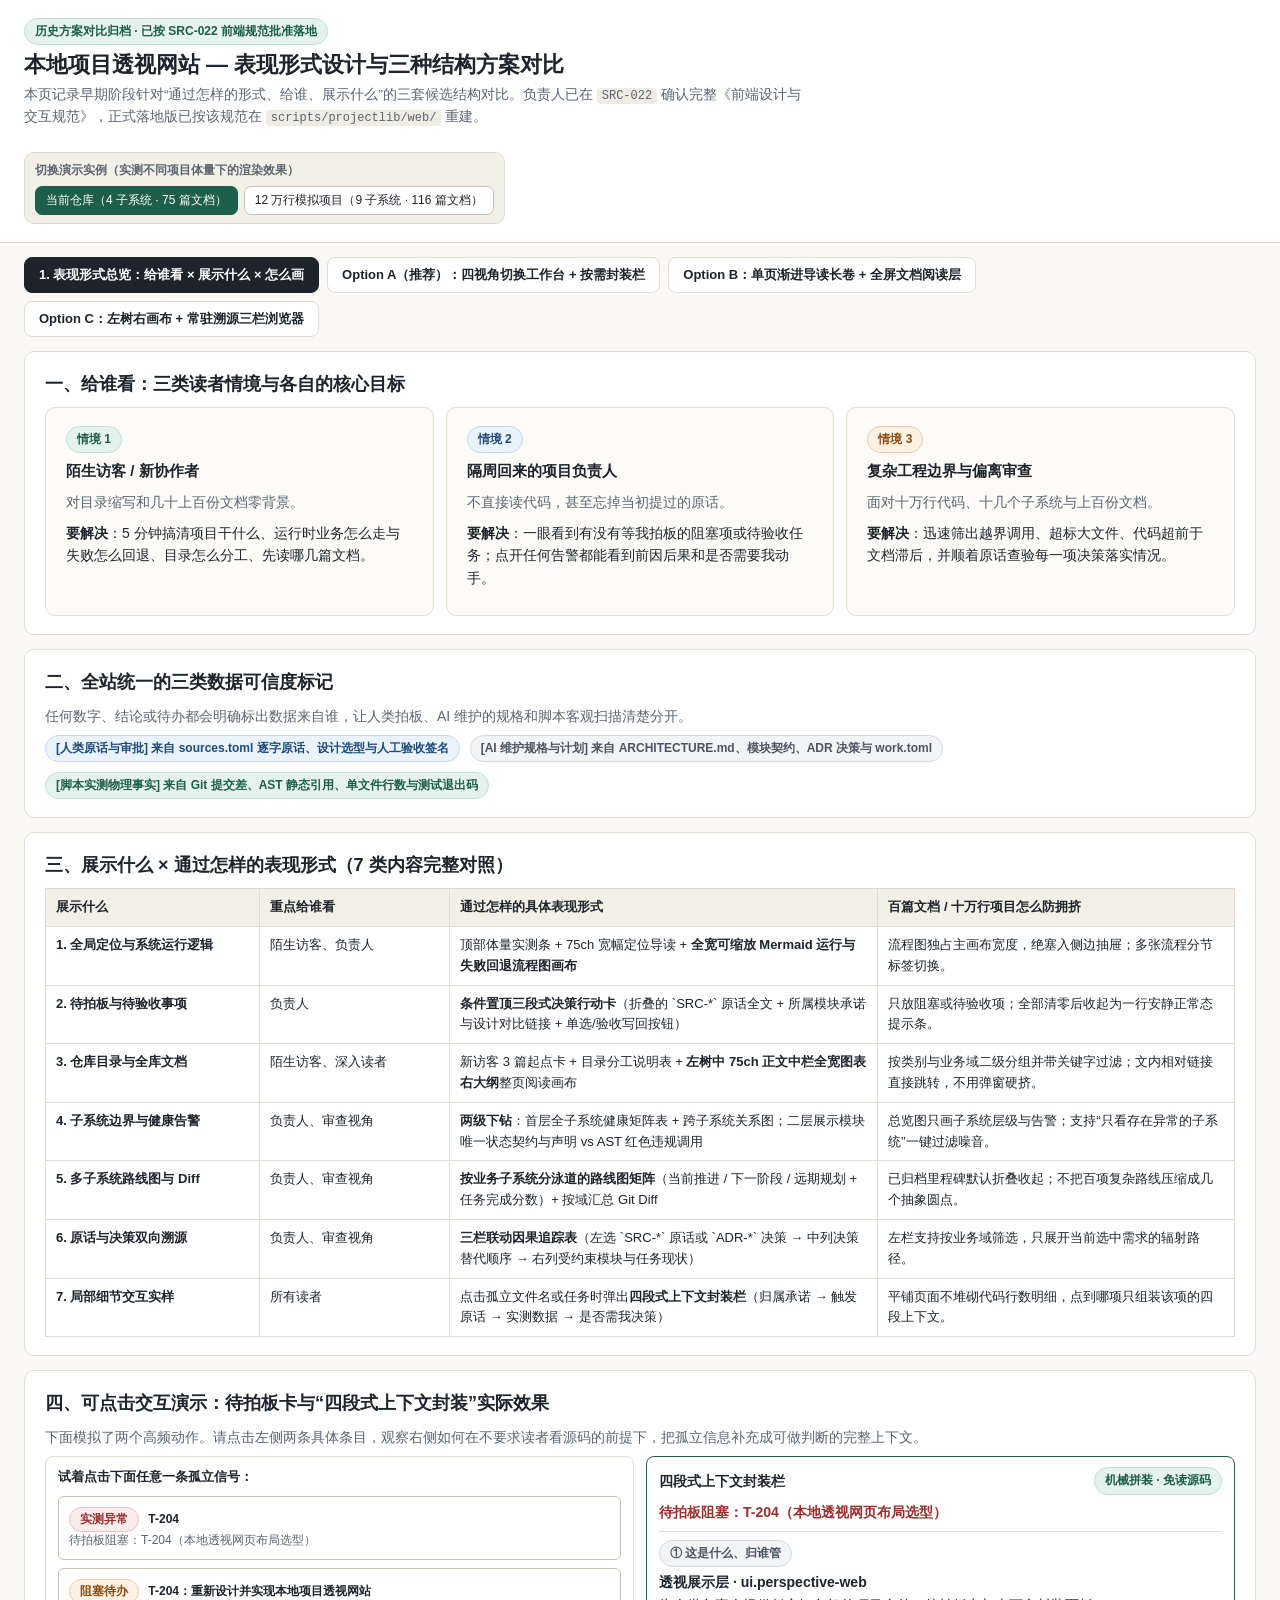
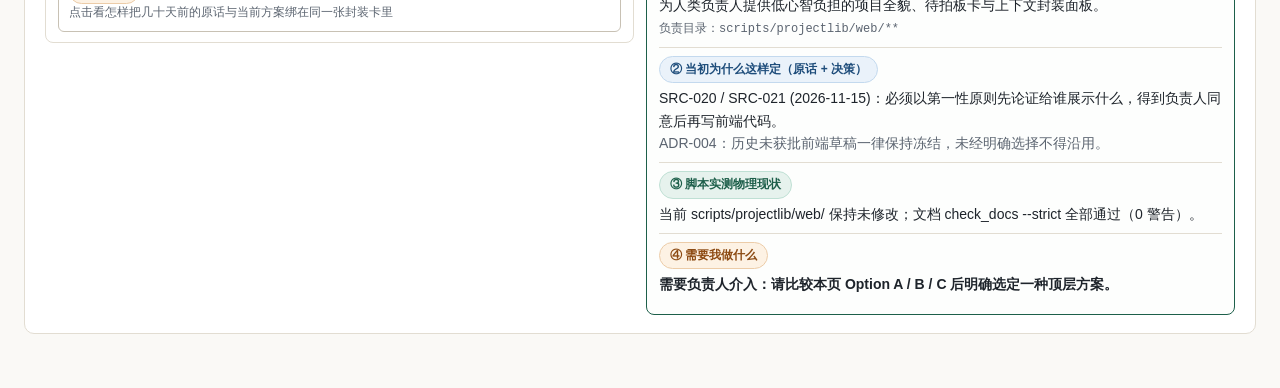
<file: docs/design/frontend-design-options.html>
<!DOCTYPE html>
<html lang="zh-CN">
<head>
<meta charset="utf-8">
<meta name="viewport" content="width=device-width, initial-scale=1">
<title>本地项目透视网站 — 表现形式设计与三种空间方案对比 (T-204)</title>
<style>
  :root {
    --bg: #faf9f6;
    --surface: #ffffff;
    --surface-sub: #f3f0e8;
    --ink: #1e242b;
    --muted: #5b6470;
    --line: #e2ddd2;
    --line-strong: #c8c1b4;
    --accent: #1d5f4a;
    --accent-soft: #e6f2ed;
    --warn: #8c4a12;
    --warn-soft: #fdf2e4;
    --bad: #992f2f;
    --bad-soft: #fbecec;
    --human: #1e4d7b;
    --human-soft: #eaf2fa;
    --ai: #4b5563;
    --ai-soft: #f3f4f6;
    --fact: #1d5f4a;
    --fact-soft: #e6f2ed;
    --radius: 10px;
    --font-sans: -apple-system, BlinkMacSystemFont, "PingFang SC", "Noto Sans SC", "Segoe UI", sans-serif;
    --font-mono: ui-monospace, SFMono-Regular, Menlo, Monaco, monospace;
  }
  * { box-sizing: border-box; }
  body {
    margin: 0;
    background: var(--bg);
    color: var(--ink);
    font-family: var(--font-sans);
    line-height: 1.6;
    font-size: 14px;
  }
  header {
    background: var(--surface);
    border-bottom: 1px solid var(--line);
    padding: 18px 24px;
  }
  .wrap { max-width: 1280px; margin: 0 auto; }
  .header-row {
    display: flex;
    justify-content: space-between;
    align-items: flex-start;
    gap: 16px;
    flex-wrap: wrap;
  }
  .badge {
    display: inline-flex;
    align-items: center;
    padding: 3px 10px;
    border-radius: 999px;
    font-size: 12px;
    font-weight: 600;
  }
  .badge-warn { background: var(--warn-soft); color: var(--warn); border: 1px solid #eccca8; }
  .badge-bad { background: var(--bad-soft); color: var(--bad); border: 1px solid #ecc2c2; }
  .badge-human { background: var(--human-soft); color: var(--human); border: 1px solid #c3d9ee; }
  .badge-ai { background: var(--ai-soft); color: var(--ai); border: 1px solid #d5d9df; }
  .badge-fact { background: var(--fact-soft); color: var(--fact); border: 1px solid #bfe0d4; }
  h1 { margin: 6px 0 4px; font-size: 22px; line-height: 1.3; }
  h2 { margin: 0 0 8px; font-size: 18px; }
  h3 { margin: 0 0 8px; font-size: 15px; }
  h4 { margin: 0 0 6px; font-size: 13px; }
  p { margin: 0 0 8px; }
  .lead { color: var(--muted); max-width: 780px; font-size: 13.5px; }
  .muted { color: var(--muted); }
  .mono { font-family: var(--font-mono); font-size: 12px; }
  code { font-family: var(--font-mono); background: #efece3; padding: 1px 5px; border-radius: 4px; font-size: 12px; }

  .dataset-switch {
    background: var(--surface-sub);
    border: 1px solid var(--line);
    border-radius: 10px;
    padding: 8px 10px;
    display: flex;
    flex-direction: column;
    gap: 6px;
    min-width: 310px;
  }
  .dataset-btns { display: flex; gap: 6px; flex-wrap: wrap; }
  .btn-pill {
    border: 1px solid var(--line-strong);
    background: var(--surface);
    color: var(--ink);
    border-radius: 7px;
    padding: 5px 10px;
    font-size: 12px;
    cursor: pointer;
    font-weight: 500;
  }
  .btn-pill.active { background: var(--accent); color: #fff; border-color: var(--accent); }
  .btn-small {
    border: 1px solid var(--line-strong);
    background: var(--surface);
    color: var(--ink);
    border-radius: 6px;
    padding: 4px 9px;
    font-size: 12px;
    cursor: pointer;
  }
  .btn-small:hover { border-color: var(--accent); color: var(--accent); }
  .btn-primary {
    border: 1px solid var(--accent);
    background: var(--accent);
    color: #fff;
    border-radius: 6px;
    padding: 5px 12px;
    font-size: 12px;
    cursor: pointer;
    font-weight: 600;
  }

  .tabs {
    max-width: 1280px;
    margin: 14px auto 0;
    padding: 0 24px;
    display: flex;
    gap: 8px;
    flex-wrap: wrap;
  }
  .tab {
    border: 1px solid var(--line);
    background: var(--surface);
    color: var(--ink);
    border-radius: 8px;
    padding: 8px 14px;
    font-size: 13px;
    font-weight: 600;
    cursor: pointer;
  }
  .tab.active { background: var(--ink); color: #fff; border-color: var(--ink); }

  main { max-width: 1280px; margin: 14px auto 56px; padding: 0 24px; }
  .panel { display: none; }
  .panel.active { display: block; }

  .card {
    background: var(--surface);
    border: 1px solid var(--line);
    border-radius: var(--radius);
    padding: 18px 20px;
    margin-bottom: 14px;
  }
  .grid-2 { display: grid; grid-template-columns: repeat(auto-fit, minmax(320px, 1fr)); gap: 12px; }
  .grid-3 { display: grid; grid-template-columns: repeat(auto-fit, minmax(260px, 1fr)); gap: 12px; }

  table.spec-table {
    width: 100%;
    border-collapse: collapse;
    font-size: 13px;
  }
  table.spec-table th, table.spec-table td {
    border: 1px solid var(--line);
    padding: 8px 10px;
    text-align: left;
    vertical-align: top;
  }
  table.spec-table th {
    background: var(--surface-sub);
    font-weight: 600;
  }
  table.spec-table tr.row-warn td { background: #fff9f2; }
  table.spec-table tr.clickable:hover td { background: #f2f7f5; cursor: pointer; }

  .wireframe {
    border: 1px solid var(--line-strong);
    border-radius: 10px;
    background: #fcfbf8;
    padding: 12px;
    margin-top: 10px;
    position: relative;
  }
  .wf-bar {
    display: flex;
    justify-content: space-between;
    align-items: center;
    gap: 10px;
    flex-wrap: wrap;
    padding-bottom: 10px;
    margin-bottom: 12px;
    border-bottom: 1px solid var(--line);
  }
  .subtabs { display: flex; gap: 6px; flex-wrap: wrap; }
  .subtab {
    border: 1px solid var(--line);
    background: var(--surface);
    border-radius: 7px;
    padding: 6px 11px;
    font-size: 12.5px;
    font-weight: 600;
    cursor: pointer;
  }
  .subtab.active { background: var(--accent-soft); color: var(--accent); border-color: #9ecbb9; }

  .metric-strip {
    display: flex;
    gap: 10px;
    flex-wrap: wrap;
    background: var(--surface);
    border: 1px solid var(--line);
    border-radius: 8px;
    padding: 8px 12px;
    margin-bottom: 12px;
    font-size: 12.5px;
  }
  .metric-item { display: flex; align-items: center; gap: 6px; padding-right: 10px; border-right: 1px solid var(--line); }
  .metric-item:last-child { border-right: none; }

  .action-card {
    border: 1px solid #e6c69c;
    background: #fffaf3;
    border-radius: 8px;
    padding: 12px 14px;
    margin-bottom: 12px;
  }
  .action-card details {
    background: var(--surface);
    border: 1px solid var(--line);
    border-radius: 6px;
    padding: 6px 10px;
    margin: 8px 0;
  }
  .action-card summary { cursor: pointer; font-weight: 600; font-size: 12.5px; color: var(--human); }

  .workbench-wrap { display: flex; gap: 14px; align-items: flex-start; }
  .workbench-main { flex: 1; min-width: 0; }
  .context-sheet {
    width: 350px;
    flex-shrink: 0;
    background: var(--surface);
    border: 1px solid var(--accent);
    border-radius: 8px;
    padding: 12px;
    display: none;
  }
  .context-sheet.open { display: block; }
  .ctx-block {
    border-top: 1px solid var(--line);
    padding-top: 8px;
    margin-top: 8px;
  }
  .ctx-block:first-of-type { border-top: none; padding-top: 0; margin-top: 4px; }

  .doc-grid {
    display: grid;
    grid-template-columns: 230px minmax(0, 1fr) 210px;
    gap: 12px;
    align-items: start;
  }
  .doc-tree, .doc-prose, .doc-toc {
    background: var(--surface);
    border: 1px solid var(--line);
    border-radius: 8px;
    padding: 10px 12px;
  }
  .doc-prose { max-width: 75ch; }
  .tree-item {
    display: block;
    width: 100%;
    text-align: left;
    border: none;
    background: transparent;
    padding: 5px 7px;
    border-radius: 5px;
    font-size: 12.5px;
    cursor: pointer;
    color: var(--ink);
  }
  .tree-item:hover { background: var(--surface-sub); }
  .tree-item.active { background: var(--accent-soft); color: var(--accent); font-weight: 600; }

  .swimlane-row {
    display: grid;
    grid-template-columns: 165px repeat(3, minmax(150px, 1fr));
    gap: 8px;
    padding: 8px 0;
    border-bottom: 1px solid var(--line);
    align-items: start;
  }
  .ms-chip {
    background: var(--surface);
    border: 1px solid var(--line);
    border-radius: 6px;
    padding: 7px 9px;
    font-size: 12px;
    margin-bottom: 6px;
    cursor: pointer;
  }
  .ms-chip.blocked { border-color: #d99b9b; background: var(--bad-soft); }

  .opt-b-shell {
    display: grid;
    grid-template-columns: 195px minmax(0, 1fr);
    gap: 14px;
    align-items: start;
  }
  .opt-b-nav {
    position: sticky;
    top: 12px;
    background: var(--surface);
    border: 1px solid var(--line);
    border-radius: 8px;
    padding: 10px;
  }
  .opt-c-shell {
    display: grid;
    grid-template-columns: 225px minmax(0, 1fr) 310px;
    gap: 12px;
    align-items: start;
  }
  .pane-box {
    background: var(--surface);
    border: 1px solid var(--line);
    border-radius: 8px;
    padding: 10px 12px;
    min-width: 0;
  }

  .fullscreen-reader {
    position: fixed;
    inset: 20px;
    background: var(--surface);
    border: 1px solid var(--line-strong);
    border-radius: 12px;
    box-shadow: 0 20px 60px rgba(0, 0, 0, 0.22);
    z-index: 40;
    padding: 18px 22px;
    overflow: auto;
    display: none;
  }
  .fullscreen-reader.open { display: block; }

  .tradeoff { display: grid; grid-template-columns: repeat(auto-fit, minmax(260px, 1fr)); gap: 10px; margin-top: 12px; }
  .box-good { background: var(--accent-soft); border: 1px solid #bfe0d4; border-radius: 8px; padding: 10px 12px; }
  .box-warn { background: var(--warn-soft); border: 1px solid #eccca8; border-radius: 8px; padding: 10px 12px; }

  .svg-frame {
    background: var(--surface);
    border: 1px solid var(--line);
    border-radius: 8px;
    padding: 10px;
    overflow-x: auto;
  }
  @media (max-width: 980px) {
    .doc-grid, .opt-b-shell, .opt-c-shell, .workbench-wrap { grid-template-columns: 1fr; flex-direction: column; }
    .context-sheet { width: 100%; }
    .swimlane-row { grid-template-columns: 1fr; }
  }
</style>
</head>
<body>
<header>
  <div class="wrap header-row">
    <div>
      <span class="badge badge-fact">历史方案对比归档 · 已按 SRC-022 前端规范批准落地</span>
      <h1>本地项目透视网站 — 表现形式设计与三种结构方案对比</h1>
      <p class="lead">本页记录早期阶段针对“通过怎样的形式、给谁、展示什么”的三套候选结构对比。负责人已在 <code>SRC-022</code> 确认完整《前端设计与交互规范》，正式落地版已按该规范在 <code>scripts/projectlib/web/</code> 重建。</p>
    </div>
    <div class="dataset-switch">
      <div class="muted" style="font-size: 12px; font-weight: 600;">切换演示实例（实测不同项目体量下的渲染效果）</div>
      <div class="dataset-btns">
        <button class="btn-pill active" data-ds="small">当前仓库（4 子系统 · 75 篇文档）</button>
        <button class="btn-pill" data-ds="large">12 万行模拟项目（9 子系统 · 116 篇文档）</button>
      </div>
    </div>
  </div>
</header>

<div class="tabs">
  <button class="tab active" data-tab="manifest">1. 表现形式总览：给谁看 × 展示什么 × 怎么画</button>
  <button class="tab" data-tab="opt-a">Option A（推荐）：四视角切换工作台 + 按需封装栏</button>
  <button class="tab" data-tab="opt-b">Option B：单页渐进导读长卷 + 全屏文档阅读层</button>
  <button class="tab" data-tab="opt-c">Option C：左树右画布 + 常驻溯源三栏浏览器</button>
</div>

<main>
  <!-- Tab 1: Reader x Content x Form Manifest -->
  <section id="panel-manifest" class="panel active">
    <div class="card">
      <h2>一、给谁看：三类读者情境与各自的核心目标</h2>
      <div class="grid-3">
        <div class="card" style="margin: 0; background: #fcfbf8;">
          <span class="badge badge-fact">情境 1</span>
          <h3 style="margin-top: 6px;">陌生访客 / 新协作者</h3>
          <p class="muted">对目录缩写和几十上百份文档零背景。</p>
          <p><strong>要解决</strong>：5 分钟搞清项目干什么、运行时业务怎么走与失败怎么回退、目录怎么分工、先读哪几篇文档。</p>
        </div>
        <div class="card" style="margin: 0; background: #fcfbf8;">
          <span class="badge badge-human">情境 2</span>
          <h3 style="margin-top: 6px;">隔周回来的项目负责人</h3>
          <p class="muted">不直接读代码，甚至忘掉当初提过的原话。</p>
          <p><strong>要解决</strong>：一眼看到有没有等我拍板的阻塞项或待验收任务；点开任何告警都能看到前因后果和是否需要我动手。</p>
        </div>
        <div class="card" style="margin: 0; background: #fcfbf8;">
          <span class="badge badge-warn">情境 3</span>
          <h3 style="margin-top: 6px;">复杂工程边界与偏离审查</h3>
          <p class="muted">面对十万行代码、十几个子系统与上百份文档。</p>
          <p><strong>要解决</strong>：迅速筛出越界调用、超标大文件、代码超前于文档滞后，并顺着原话查验每一项决策落实情况。</p>
        </div>
      </div>
    </div>

    <div class="card">
      <h2>二、全站统一的三类数据可信度标记</h2>
      <p class="muted">任何数字、结论或待办都会明确标出数据来自谁，让人类拍板、AI 维护的规格和脚本客观扫描清楚分开。</p>
      <div style="display: flex; gap: 10px; flex-wrap: wrap;">
        <span class="badge badge-human">[人类原话与审批] 来自 sources.toml 逐字原话、设计选型与人工验收签名</span>
        <span class="badge badge-ai">[AI 维护规格与计划] 来自 ARCHITECTURE.md、模块契约、ADR 决策与 work.toml</span>
        <span class="badge badge-fact">[脚本实测物理事实] 来自 Git 提交差、AST 静态引用、单文件行数与测试退出码</span>
      </div>
    </div>

    <div class="card">
      <h2>三、展示什么 × 通过怎样的表现形式（7 类内容完整对照）</h2>
      <table class="spec-table">
        <thead>
          <tr>
            <th style="width: 18%;">展示什么</th>
            <th style="width: 16%;">重点给谁看</th>
            <th style="width: 36%;">通过怎样的具体表现形式</th>
            <th style="width: 30%;">百篇文档 / 十万行项目怎么防拥挤</th>
          </tr>
        </thead>
        <tbody>
          <tr>
            <td><strong>1. 全局定位与系统运行逻辑</strong></td>
            <td>陌生访客、负责人</td>
            <td>顶部体量实测条 + 75ch 宽幅定位导读 + <strong>全宽可缩放 Mermaid 运行与失败回退流程图画布</strong></td>
            <td>流程图独占主画布宽度，绝塞入侧边抽屉；多张流程分节标签切换。</td>
          </tr>
          <tr>
            <td><strong>2. 待拍板与待验收事项</strong></td>
            <td>负责人</td>
            <td><strong>条件置顶三段式决策行动卡</strong>（折叠的 `SRC-*` 原话全文 + 所属模块承诺与设计对比链接 + 单选/验收写回按钮）</td>
            <td>只放阻塞或待验收项；全部清零后收起为一行安静正常态提示条。</td>
          </tr>
          <tr>
            <td><strong>3. 仓库目录与全库文档</strong></td>
            <td>陌生访客、深入读者</td>
            <td>新访客 3 篇起点卡 + 目录分工说明表 + <strong>左树中 75ch 正文中栏全宽图表右大纲</strong>整页阅读画布</td>
            <td>按类别与业务域二级分组并带关键字过滤；文内相对链接直接跳转，不用弹窗硬挤。</td>
          </tr>
          <tr>
            <td><strong>4. 子系统边界与健康告警</strong></td>
            <td>负责人、审查视角</td>
            <td><strong>两级下钻</strong>：首层全子系统健康矩阵表 + 跨子系统关系图；二层展示模块唯一状态契约与声明 vs AST 红色违规调用</td>
            <td>总览图只画子系统层级与告警；支持“只看存在异常的子系统”一键过滤噪音。</td>
          </tr>
          <tr>
            <td><strong>5. 多子系统路线图与 Diff</strong></td>
            <td>负责人、审查视角</td>
            <td><strong>按业务子系统分泳道的路线图矩阵</strong>（当前推进 / 下一阶段 / 远期规划 + 任务完成分数）+ 按域汇总 Git Diff</td>
            <td>已归档里程碑默认折叠收起；不把百项复杂路线压缩成几个抽象圆点。</td>
          </tr>
          <tr>
            <td><strong>6. 原话与决策双向溯源</strong></td>
            <td>负责人、审查视角</td>
            <td><strong>三栏联动因果追踪表</strong>（左选 `SRC-*` 原话或 `ADR-*` 决策 → 中列决策替代顺序 → 右列受约束模块与任务现状）</td>
            <td>左栏支持按业务域筛选，只展开当前选中需求的辐射路径。</td>
          </tr>
          <tr>
            <td><strong>7. 局部细节交互实样</strong></td>
            <td>所有读者</td>
            <td>点击孤立文件名或任务时弹出<strong>四段式上下文封装栏</strong>（归属承诺 → 触发原话 → 实测数据 → 是否需我决策）</td>
            <td>平铺页面不堆砌代码行数明细，点到哪项只组装该项的四段上下文。</td>
          </tr>
        </tbody>
      </table>
    </div>

    <div class="card">
      <h2>四、可点击交互演示：待拍板卡与“四段式上下文封装”实际效果</h2>
      <p class="muted">下面模拟了两个高频动作。请点击左侧两条具体条目，观察右侧如何在不要求读者看源码的前提下，把孤立信息补充成可做判断的完整上下文。</p>
      <div class="grid-2">
        <div id="demo-triggers"></div>
        <div id="demo-context-preview" class="pane-box" style="border-color: var(--accent); background: #fdfefd;"></div>
      </div>
    </div>
  </section>

  <!-- Option A -->
  <section id="panel-opt-a" class="panel">
    <div class="card">
      <div style="display:flex; justify-content:space-between; align-items:center; flex-wrap:wrap; gap:10px;">
        <div>
          <h2>Option A（推荐）：四视角切换工作台 + 宽幅画布 + 按需上下文封装栏</h2>
          <p class="muted">首页按读者当前目的分为 4 个宽幅工作视角；右侧上下文封装栏平时隐藏，点中任何文件、告警或待办才滑出，确保长文阅读与架构图宽度不被长期挤压。</p>
        </div>
        <button class="btn-small" id="opt-a-toggle-ctx">开关右侧上下文封装栏演示</button>
      </div>
      <div class="wireframe">
        <div class="wf-bar">
          <div class="subtabs" id="opt-a-views">
            <button class="subtab active" data-view="guide">① 项目导览（首次上手与待办）</button>
            <button class="subtab" data-view="progress">② 进展与需求溯源</button>
            <button class="subtab" data-view="arch">③ 架构边界与健康度</button>
            <button class="subtab" data-view="docs">④ 目录与全库文档阅读</button>
          </div>
          <span class="mono muted" id="opt-a-status-badge"></span>
        </div>
        <div class="workbench-wrap">
          <div class="workbench-main" id="opt-a-canvas"></div>
          <aside class="context-sheet" id="opt-a-sheet"></aside>
        </div>
      </div>
      <div class="tradeoff">
        <div class="box-good"><strong>适合偏好：</strong>重视全宽读图与长文阅读质感，同时需要一秒直达待拍板事项、百篇文档或异常子系统。</div>
        <div class="box-warn"><strong>实际代价：</strong>查看项目概况和深度查阅全库文档之间需要点击顶部切换一次视角。</div>
      </div>
    </div>
  </section>

  <!-- Option B -->
  <section id="panel-opt-b" class="panel">
    <div class="card">
      <h2>Option B：单页渐进导读长卷 + 独立整页文档阅读层</h2>
      <p class="muted">打开就是一张由浅入深的连续报告：左侧目录固定随滚定位，顺着看遍全局定位、运行时流程图、待办、子系统边界、泳道路线图与需求溯源；点开任何文档卡则开启全屏整页阅读层，关掉即退回原地。</p>
      <div class="wireframe">
        <div class="opt-b-shell">
          <nav class="opt-b-nav">
            <h4>阅读章节大纲</h4>
            <button class="tree-item active" data-jump="b-sec-1">1. 全局概览与待拍板</button>
            <button class="tree-item" data-jump="b-sec-2">2. 系统运行逻辑流程图</button>
            <button class="tree-item" data-jump="b-sec-3">3. 子系统边界与异常筛选</button>
            <button class="tree-item" data-jump="b-sec-4">4. 泳道路线图与原话溯源</button>
            <button class="tree-item" data-jump="b-sec-5">5. 目录分工与文档书架</button>
            <div style="margin-top:10px; border-top:1px solid var(--line); padding-top:8px;">
              <button class="btn-small" id="opt-b-open-ctx" style="width:100%;">预览告警上下文栏</button>
            </div>
          </nav>
          <div id="opt-b-body" style="display:flex; flex-direction:column; gap:12px;"></div>
        </div>
      </div>
      <div class="tradeoff">
        <div class="box-good"><strong>适合偏好：</strong>希望陌生人一打开网页不用找标签、从头到尾像读一本清晰说明书那样连续了解全项目。</div>
        <div class="box-warn"><strong>实际代价：</strong>当复杂项目突破 10 个子系统时页面纵深会变长，需要常点左侧大纲跳转；看详尽文件上下文时要拉出独立浮层。</div>
      </div>
    </div>
  </section>

  <!-- Option C -->
  <section id="panel-opt-c" class="panel">
    <div class="card">
      <h2>Option C：左树右画布 + 常驻上下文溯源三栏浏览器</h2>
      <p class="muted">桌面端展开三栏工作台：左侧收拢所有概览、待办、子系统、百份文档和原始需求；中间主画布随点击切换为图表或正文；右侧常驻“三类信号与四段式封装面板”，免去反复开关抽屉。</p>
      <div class="wireframe">
        <div class="opt-c-shell">
          <aside class="pane-box">
            <h4>全库统一导航树</h4>
            <div id="opt-c-tree"></div>
          </aside>
          <div class="pane-box" id="opt-c-center"></div>
          <aside class="pane-box" id="opt-c-right" style="border-color: var(--accent); background:#fdfefd;"></aside>
        </div>
      </div>
      <div class="tradeoff">
        <div class="box-good"><strong>适合偏好：</strong>在十几个业务域与百份文档间高频穿梭核对，点一下节点就能在右手边同步看清依据与实测现状。</div>
        <div class="box-warn"><strong>实际代价：</strong>左右两栏占用约 540px 空间，中等宽度屏幕下查看宽泳道路线图或复杂流程 SVG 时不如方案 A/B 舒展。</div>
      </div>
    </div>
  </section>
</main>

<div id="fullscreen-reader" class="fullscreen-reader">
  <div class="wf-bar">
    <strong id="fs-doc-title">整页文档阅读层</strong>
    <button class="btn-primary" id="fs-close-btn">返回刚才导读页面位置</button>
  </div>
  <div id="fs-doc-body"></div>
</div>

<script>
const DATASETS = {
  small: {
    name: "template-project",
    stageLabel: "稳定维护期",
    loc: "8,066 行源码",
    docs: "75 篇文档",
    testSummary: "单元测试 28/28 通过 · 严格文档检查 0 报警",
    oneLiner: "面向多项目复用的工程纪律模板与纯机械项目透视工具，约束多智能体协作过程中的单点真源、分层边界、语言清晰度与闭环独立评审。",
    blocked: {
      id: "T-204",
      title: "重新设计并实现本地项目透视网站",
      srcId: "SRC-021",
      srcDate: "2026-11-15",
      srcQuote: "这几句话描述得太轻巧了，我觉得这里需要再想想，至少给我一个“你预计通过怎样的表现形式给谁展示什么”。",
      domain: "透视展示层",
      modulePromise: "让陌生访客无需读源码就能看懂项目定位、系统运行逻辑、全库文档与边界约束，所有状态均保留原文依据。",
      options: [
        "Option A（推荐）：四视角切换工作台 + 宽幅画布 + 按需上下文封装栏",
        "Option B：单页渐进导读长卷 + 独立整页文档阅读层",
        "Option C：左树右画布 + 常驻上下文溯源三栏浏览器"
      ]
    },
    domains: [
      { id: "discipline", name: "工程纪律与模板", stage: "稳定维护期", loc: 120, docs: 32, oversized: 0, viols: 0, lag: 0, promise: "维护入口约定、五份核心契约、三份指南及可复制到新老仓库的中文/英文骨架。" },
      { id: "graph-engine", name: "文档索引与检查引擎", stage: "稳定维护期", loc: 3420, docs: 14, oversized: 0, viols: 0, lag: 0, promise: "机械扫描文件归属、静态跨层引用、文档字数行限、原文溯源链路与提交滞后。" },
      { id: "perspective-ui", name: "CLI 与本地网页透视层", stage: "可用建设期", loc: 4180, docs: 16, oversized: 0, viols: 0, lag: 1, promise: "输出零幻觉的终端状态与本地网页数据接口；前端界面等待 T-204 负责人拍板后解冻。" },
      { id: "reference-app", name: "模块化参考样例", stage: "稳定维护期", loc: 346, docs: 6, oversized: 0, viols: 0, lag: 0, promise: "演示领域纯计算与样式变量隔离的可运行最小对照程序。" }
    ],
    alertDemo: {
      id: "T-204",
      headline: "待拍板阻塞：T-204（本地透视网页布局选型）",
      ownerTitle: "透视展示层 · ui.perspective-web",
      promise: "为人类负责人提供低心智负担的项目全貌、待拍板卡与上下文封装面板。",
      owns: "scripts/projectlib/web/**",
      src: "SRC-020 / SRC-021 (2026-11-15)：必须以第一性原则先论证给谁展示什么，得到负责人同意后再写前端代码。",
      adr: "ADR-004：历史未获批前端草稿一律保持冻结，未经明确选择不得沿用。",
      facts: "当前 scripts/projectlib/web/ 保持未修改；文档 check_docs --strict 全部通过（0 警告）。",
      action: "需要负责人介入：请比较本页 Option A / B / C 后明确选定一种顶层方案。"
    },
    docsList: [
      { path: "ARCHITECTURE.md", cat: "系统架构", dom: "全局", summary: "五要素全局架构：定位、工作流、模块边界与禁止耦合、唯一状态源与校验入口。", h2: ["1. 系统定位与不做什么", "2. 端到端运行与失败回退", "3. 边界矩阵与禁止耦合", "4. 唯一状态归属"] },
      { path: "docs/contracts/frontend-and-visual-discipline.md", cat: "核心契约", dom: "工程纪律与模板", summary: "前端界面阅读顺序、未批准设计门禁、克制视觉与三类信号隔离要求。", h2: ["1. 读者认知顺序与门禁", "2. 克制用色与几何校验", "3. 三类来源隔离"] },
      { path: "docs/design/perspective-web.md", cat: "设计稿", dom: "CLI 与本地网页透视层", summary: "T-204 待拍板前端第一性规格：三类读者、七大表现形式与三种布局权衡。", h2: ["1. 门禁状态", "2. 给谁看", "3. 展示什么与怎么画", "4. 候选布局对比"] },
      { path: "docs/decisions/ADR-004-discipline-first-architecture-and-open-closed-loop-review.md", cat: "决策记录", dom: "全局", summary: "确立开放盲审闭环、模板主旨校准与冻结未批准前端。", h2: ["背景", "决策要点", "影响边界与回退"] }
    ]
  },
  large: {
    name: "跨境多币种结算平台",
    stageLabel: "复杂多域演进期",
    loc: "128,400 行源码",
    docs: "116 篇文档",
    testSummary: "单元测试 412/412 通过 · 发现 2 处跨层引用违规、3 个超限大文件",
    oneLiner: "覆盖汇率报价、风控拦截、清结算账本、银行通道、商户对账与商户控制台的跨境交易结算核心系统（9 个独立子系统，共 116 篇文档）。",
    blocked: {
      id: "T-842",
      title: "退款冲正链路是采用同步两阶段锁还是异步补偿台账",
      srcId: "SRC-041",
      srcDate: "2026-11-12",
      srcQuote: "我不在乎后台异步跑几轮，但商户后台绝对不能同一笔订单显示两条重复退款金额，通道超时的单子必须人工可查。",
      domain: "清结算账本",
      modulePromise: "所有资金变动必须经过唯一幂等账本记账，并发重放不重复出账。",
      options: [
        "方案 1（推荐）：立即写入冻结流水 + 异步定时核对回写，账本保持单向状态机",
        "方案 2：接入外部通道同步锁等待 15 秒返回，超出转人工人工兜底"
      ]
    },
    domains: [
      { id: "fx-quote", name: "汇率实时报价", stage: "稳定维护期", loc: 14200, docs: 12, oversized: 0, viols: 0, lag: 0, promise: "提供 30 秒锁汇报价凭证，不直接触碰账户余额。" },
      { id: "risk-guard", name: "交易风控拦截", stage: "稳定维护期", loc: 19800, docs: 15, oversized: 0, viols: 0, lag: 0, promise: "毫秒级规则与黑名单拦截，返回统一拒绝理由编码。" },
      { id: "settlement", name: "清结算核心账本", stage: "稳定维护期", loc: 24600, docs: 18, oversized: 2, viols: 1, lag: 4, promise: "全系统唯一记账入口；任何页面和定时任务禁止绕过账本直接修改账户余额表。" },
      { id: "bank-rail", name: "银行与清算通道", stage: "可用建设期", loc: 21400, docs: 14, oversized: 1, viols: 1, lag: 2, promise: "封装各家外资行报文与重试队列，对外屏蔽银行格式差异。" },
      { id: "recon", name: "日终对账与调账", stage: "稳定维护期", loc: 16500, docs: 13, oversized: 0, viols: 0, lag: 0, promise: "每日抓取银行对账文件，核对差异并生成可追溯调账工单。" },
      { id: "merchant-api", name: "开放接入网关", stage: "稳定维护期", loc: 11200, docs: 14, oversized: 0, viols: 0, lag: 0, promise: "验签、限流与外部订单号幂等映射。" },
      { id: "console-web", name: "运营与商户控制台", stage: "可用建设期", loc: 12900, docs: 16, oversized: 0, viols: 0, lag: 0, promise: "面向客服与财务的交易查账、异常工单处理界面。" },
      { id: "notify", name: "异步回执与通知", stage: "可用建设期", loc: 4800, docs: 7, oversized: 0, viols: 0, lag: 0, promise: "按指数退避投递商户异步结果通知。" },
      { id: "audit-log", name: "合规审计归档", stage: "稳定维护期", loc: 3000, docs: 7, oversized: 0, viols: 0, lag: 0, promise: "只追加不删除的监管报送快照归档。" }
    ],
    alertDemo: {
      id: "settlement_engine.py",
      headline: "异常告警：settlement_engine.py 已达 642 行（超过 500 行单文件上限），且出现 1 处跨层越界引用",
      ownerTitle: "清结算核心账本 · settlement.ledger",
      promise: "全系统唯一资金记账入口，负责幂等检查与双分录入账。",
      owns: "src/settlement/**",
      src: "SRC-041 (2026-11-12)：绝对不能同一笔订单显示两条重复退款金额，通道超时必须可查。",
      adr: "ADR-014：明确规定银行通道域禁止直接写账本明细表，必须经结算接口入账。",
      facts: "文件行数 642/500 行；bank-rail/retry_worker.py:118 直接导入了 settlement_engine；代码提交领先所属规格 4 次未同步文档。",
      action: "建议由研发团队按职责拆分为记账校验与分录写入两文件，并消除 bank-rail 越界引用；当前无需负责人修改业务需求。"
    },
    docsList: [
      { path: "ARCHITECTURE.md", cat: "系统架构", dom: "全局", summary: "说明跨境结算九大子系统如何串起锁汇、风控、出账、对账与异常人工兜底。", h2: ["1. 系统范围与边界", "2. 核心资金流转与超时回退", "3. 唯一账本与禁止耦合"] },
      { path: "docs/specs/settlement/README.md", cat: "业务规格", dom: "清结算核心账本", summary: "定义双分录记账承诺、幂等键格式以及禁止其他业务域直写余额表的边界。", h2: ["模块职责", "状态机与失败回滚", "禁止越界清单"] },
      { path: "docs/decisions/ADR-014-ledger-only-balance-writes.md", cat: "决策记录", dom: "清结算核心账本", summary: "废除早期通道层直改余额的权宜写法，统一收口到结算账本网关。", h2: ["问题背景", "替代原决策", "迁移清单"] },
      { path: "docs/specs/bank-rail/README.md", cat: "业务规格", dom: "银行与清算通道", summary: "记录 6 家银行通道的超时阈值、签名机制与异步补偿投递策略。", h2: ["通道清单", "退避重试策略", "对账文件落盘格式"] }
    ]
  }
};

let currentDsKey = "small";
let optAView = "guide";
let optASheetOpen = false;
let optAOnlyWarn = false;
let optASelectedDoc = 0;
let optBOnlyWarn = false;
let optCNode = "overview";
let currentDemoKey = "alert";

function esc(s) {
  return String(s).replace(/&/g, "&amp;").replace(/</g, "&lt;").replace(/>/g, "&gt;").replace(/"/g, "&quot;");
}

function renderContextBlock(ctx) {
  return `
    <div style="display:flex; justify-content:space-between; align-items:center; gap:8px; margin-bottom:6px;">
      <strong>四段式上下文封装栏</strong>
      <span class="badge badge-fact">机械拼装 · 免读源码</span>
    </div>
    <p style="font-weight:600; color:var(--bad);">${esc(ctx.headline)}</p>
    <div class="ctx-block">
      <div class="badge badge-ai">① 这是什么、归谁管</div>
      <p style="margin-top:4px;"><strong>${esc(ctx.ownerTitle)}</strong><br>${esc(ctx.promise)}<br><span class="mono muted">负责目录：${esc(ctx.owns)}</span></p>
    </div>
    <div class="ctx-block">
      <div class="badge badge-human">② 当初为什么这样定（原话 + 决策）</div>
      <p style="margin-top:4px;">${esc(ctx.src)}<br><span class="muted">${esc(ctx.adr)}</span></p>
    </div>
    <div class="ctx-block">
      <div class="badge badge-fact">③ 脚本实测物理现状</div>
      <p style="margin-top:4px;">${esc(ctx.facts)}</p>
    </div>
    <div class="ctx-block">
      <div class="badge badge-warn">④ 需要我做什么</div>
      <p style="margin-top:4px; font-weight:600;">${esc(ctx.action)}</p>
    </div>`;
}

function renderFlowSvg(dsKey) {
  if (dsKey === "small") {
    return `<svg viewBox="0 0 860 190" style="width:100%; height:auto; display:block;">
      <defs><marker id="arr1" viewBox="0 0 10 10" refX="8" refY="5" markerWidth="6" markerHeight="6" orient="auto"><path d="M 0 1 L 10 5 L 0 9 z" fill="#4b5563"/></marker></defs>
      <rect x="12" y="24" width="165" height="62" rx="8" fill="#eaf2fa" stroke="#1e4d7b"/>
      <text x="94" y="49" text-anchor="middle" font-size="12" font-weight="700" fill="#1e242b">1. 负责人提需求</text>
      <text x="94" y="68" text-anchor="middle" font-size="11" fill="#5b6470">原话写入 sources.toml</text>
      <line x1="177" y1="55" x2="218" y2="55" stroke="#4b5563" stroke-width="1.5" marker-end="url(#arr1)"/>
      <rect x="220" y="24" width="175" height="62" rx="8" fill="#ffffff" stroke="#1d5f4a"/>
      <text x="307" y="49" text-anchor="middle" font-size="12" font-weight="700" fill="#1e242b">2. 按阶段生成/同步规范</text>
      <text x="307" y="68" text-anchor="middle" font-size="11" fill="#5b6470">ARCHITECTURE + 规格 + 任务</text>
      <line x1="395" y1="55" x2="436" y2="55" stroke="#4b5563" stroke-width="1.5" marker-end="url(#arr1)"/>
      <rect x="438" y="24" width="180" height="62" rx="8" fill="#ffffff" stroke="#c8c1b4"/>
      <text x="528" y="49" text-anchor="middle" font-size="12" font-weight="700" fill="#1e242b">3. 脚本机械扫描校验</text>
      <text x="528" y="68" text-anchor="middle" font-size="11" fill="#5b6470">边界 / 行限 / 平实语言检查</text>
      <line x1="618" y1="55" x2="659" y2="55" stroke="#4b5563" stroke-width="1.5" marker-end="url(#arr1)"/>
      <rect x="661" y="24" width="185" height="62" rx="8" fill="#e6f2ed" stroke="#1d5f4a"/>
      <text x="753" y="49" text-anchor="middle" font-size="12" font-weight="700" fill="#1d5f4a">4. 开放盲审 + 网页透视</text>
      <text x="753" y="68" text-anchor="middle" font-size="11" fill="#1d5f4a">闭环验收通过后交付</text>
      <rect x="220" y="118" width="400" height="52" rx="8" fill="#fdf2e4" stroke="#eccca8"/>
      <text x="420" y="140" text-anchor="middle" font-size="12" font-weight="700" fill="#8c4a12">异常与阻塞回退：遇到越界调用 / UI 未批设计 / 独立评审打回 → 立即暂停并在首页亮卡请求决策</text>
      <text x="420" y="158" text-anchor="middle" font-size="11" fill="#8c4a12">回退后经原评审 + 新视角闭环复验才放行</text>
    </svg>`;
  }
  return `<svg viewBox="0 0 860 190" style="width:100%; height:auto; display:block;">
    <defs><marker id="arr2" viewBox="0 0 10 10" refX="8" refY="5" markerWidth="6" markerHeight="6" orient="auto"><path d="M 0 1 L 10 5 L 0 9 z" fill="#4b5563"/></marker></defs>
    <rect x="12" y="24" width="145" height="60" rx="8" fill="#ffffff" stroke="#c8c1b4"/>
    <text x="84" y="48" text-anchor="middle" font-size="12" font-weight="700">1. 开放网关</text>
    <text x="84" y="66" text-anchor="middle" font-size="11" fill="#5b6470">验签 · 幂等检查</text>
    <line x1="157" y1="54" x2="188" y2="54" stroke="#4b5563" stroke-width="1.5" marker-end="url(#arr2)"/>
    <rect x="190" y="24" width="150" height="60" rx="8" fill="#ffffff" stroke="#c8c1b4"/>
    <text x="265" y="48" text-anchor="middle" font-size="12" font-weight="700">2. 锁汇与风控</text>
    <text x="265" y="66" text-anchor="middle" font-size="11" fill="#5b6470">30秒锁汇 · 规则拦截</text>
    <line x1="340" y1="54" x2="371" y2="54" stroke="#4b5563" stroke-width="1.5" marker-end="url(#arr2)"/>
    <rect x="373" y="24" width="175" height="60" rx="8" fill="#fbecec" stroke="#992f2f"/>
    <text x="460" y="48" text-anchor="middle" font-size="12" font-weight="700" fill="#992f2f">3. 清结算账本 (唯一写)</text>
    <text x="460" y="66" text-anchor="middle" font-size="11" fill="#992f2f">发现 1 处跨层直调违例</text>
    <line x1="548" y1="54" x2="579" y2="54" stroke="#4b5563" stroke-width="1.5" marker-end="url(#arr2)"/>
    <rect x="581" y="24" width="135" height="60" rx="8" fill="#ffffff" stroke="#c8c1b4"/>
    <text x="648" y="48" text-anchor="middle" font-size="12" font-weight="700">4. 银行通道</text>
    <text x="648" y="66" text-anchor="middle" font-size="11" fill="#5b6470">外行报文 · 重试</text>
    <line x1="716" y1="54" x2="742" y2="54" stroke="#4b5563" stroke-width="1.5" marker-end="url(#arr2)"/>
    <rect x="744" y="24" width="104" height="60" rx="8" fill="#e6f2ed" stroke="#1d5f4a"/>
    <text x="796" y="48" text-anchor="middle" font-size="12" font-weight="700" fill="#1d5f4a">5. 日终对账</text>
    <text x="796" y="66" text-anchor="middle" font-size="11" fill="#1d5f4a">异步通知 · 审计</text>
    <rect x="190" y="114" width="526" height="52" rx="8" fill="#fdf2e4" stroke="#eccca8"/>
    <text x="453" y="136" text-anchor="middle" font-size="12" font-weight="700" fill="#8c4a12">超时与异常处理流：通道超时转挂起流水，绝不重复扣款 → T-842 等待负责人确认冲正锁机制</text>
    <text x="453" y="154" text-anchor="middle" font-size="11" fill="#8c4a12">AST 静态扫描标红：bank-rail/retry_worker.py:118 越界直连账本内部模块（点“架构边界”看详情）</text>
  </svg>`;
}

function renderBlockerCard(ds) {
  const b = ds.blocked;
  return `<div class="action-card">
    <div style="display:flex; justify-content:space-between; align-items:center; gap:8px; flex-wrap:wrap;">
      <div>
        <span class="badge badge-warn">待负责人拍板 · ${esc(b.id)}</span>
        <strong style="margin-left:6px;">${esc(b.title)}</strong>
      </div>
      <span class="badge badge-human">触发源：${esc(b.srcId)} (${esc(b.srcDate)})</span>
    </div>
    <p style="margin-top:6px;"><strong>所属子系统：</strong>${esc(b.domain)} — ${esc(b.modulePromise)}</p>
    <details open>
      <summary>展开查看您当初提出这项要求时的原话（防止遗忘语境）</summary>
      <p style="margin-top:6px;">“${esc(b.srcQuote)}”</p>
    </details>
    <div style="display:flex; flex-direction:column; gap:5px; margin-top:6px;">
      ${b.options.map((op, i) => `<label style="font-size:12.5px;"><input type="radio" name="blk-${esc(ds.name)}" ${i === 0 ? "checked" : ""}> ${esc(op)}</label>`).join("")}
    </div>
    <div style="margin-top:8px; display:flex; gap:8px; align-items:center;">
      <button class="btn-primary" onclick="alert('本地服务运行模式下，此按钮将把您的决定直接写入 docs/work.toml 并解冻该任务。')">保存拍板决定到工作台账</button>
      <button class="btn-small" data-trigger-ctx="alert">查看完整四段上下文</button>
    </div>
  </div>`;
}

function renderDomainsTable(ds, onlyWarn, onRowClickAttr) {
  const list = onlyWarn ? ds.domains.filter((d) => d.viols > 0 || d.oversized > 0 || d.lag > 0) : ds.domains;
  if (!list.length) {
    return `<div class="box-good">当前筛选下全部 ${ds.domains.length} 个子系统均状态平静，无越界引用或超限大文件。</div>`;
  }
  return `<table class="spec-table">
    <thead>
      <tr>
        <th>业务子系统</th>
        <th>成熟阶段</th>
        <th>代码 / 文档</th>
        <th>越界引用 · 超限文件 · 文档滞后</th>
      </tr>
    </thead>
    <tbody>
      ${list.map((d) => {
        const hasIssue = d.viols > 0 || d.oversized > 0 || d.lag > 0;
        const issueText = hasIssue
          ? `<span class="badge badge-bad">越界 ${d.viols} · 超限 ${d.oversized} · 文档滞后 ${d.lag} 次提交</span>`
          : `<span class="badge badge-fact">边界合规 · 无超限文件</span>`;
        return `<tr class="clickable ${hasIssue ? "row-warn" : ""}" ${onRowClickAttr}="1">
          <td><strong>${esc(d.name)}</strong><br><span class="muted" style="font-size:12px;">${esc(d.promise)}</span></td>
          <td>${esc(d.stage)}</td>
          <td class="mono">${d.loc.toLocaleString()} 行<br>${d.docs} 篇</td>
          <td>${issueText}</td>
        </tr>`;
      }).join("")}
    </tbody>
  </table>`;
}

function renderDocReaderWidget(ds, selectedIdx, openFullscreen) {
  const doc = ds.docsList[selectedIdx] || ds.docsList[0];
  return `<div class="doc-grid">
    <div class="doc-tree">
      <h4>文档分类树 (${ds.docs})</h4>
      <input type="text" placeholder="输入关键词或业务域筛选文档..." style="width:100%; padding:5px 8px; border:1px solid var(--line); border-radius:6px; margin-bottom:8px; font-size:12px;">
      ${ds.docsList.map((item, idx) => `
        <button class="tree-item ${idx === selectedIdx ? "active" : ""}" data-select-doc="${idx}">
          <span class="mono" style="font-size:11px; color:var(--muted);">[${esc(item.cat)}]</span><br>${esc(item.path)}
        </button>`).join("")}
    </div>
    <article class="doc-prose">
      <div style="display:flex; justify-content:space-between; align-items:center; flex-wrap:wrap; gap:6px; margin-bottom:8px;">
        <span class="badge badge-ai">${esc(doc.cat)} · ${esc(doc.dom)}</span>
        ${openFullscreen ? `<button class="btn-small" data-open-fs="${selectedIdx}">打开全屏整页阅读层</button>` : `<span class="mono muted">75ch 舒适阅读栏宽</span>`}
      </div>
      <h3 style="font-size:17px;">${esc(doc.path)}</h3>
      <p>${esc(doc.summary)}</p>
      <div style="background:var(--surface-sub); border-radius:6px; padding:10px 12px; margin:10px 0;">
        <strong>正文阅读预览（支持文内流程图全宽排版与相对链接直跳）：</strong>
        <p style="margin-top:6px;">这里直接渲染完整 Markdown 正文，不再把文档塞进窄侧栏弹窗。所有面向人的架构边界、接口承诺与测试指令一目了然。</p>
      </div>
      ${renderFlowSvg(currentDsKey)}
    </article>
    <aside class="doc-toc">
      <h4>页内章节大纲</h4>
      ${doc.h2.map((h) => `<div style="padding:3px 0; font-size:12.5px; color:var(--accent);">• ${esc(h)}</div>`).join("")}
      <div class="ctx-block">
        <div class="badge badge-human">本文关联原话</div>
        <p style="font-size:12px; margin-top:4px;">${esc(ds.blocked.srcId)} · 点击下方按钮在右侧拉出完整四段上下文。</p>
        <button class="btn-small" data-trigger-ctx="alert" style="width:100%;">拉出关联上下文</button>
      </div>
    </aside>
  </div>`;
}

function renderSwimlanes(ds) {
  return `<div>
    <div class="swimlane-row" style="font-weight:700; background:var(--surface-sub); padding:8px; border-radius:6px;">
      <div>业务子系统泳道</div>
      <div>当前推进（正在交付）</div>
      <div>下一阶段（已排期）</div>
      <div>远期规划</div>
    </div>
    ${ds.domains.slice(0, 5).map((d, i) => `
      <div class="swimlane-row">
        <div><strong>${esc(d.name)}</strong><br><span class="mono muted">${d.loc.toLocaleString()} 行</span></div>
        <div><div class="ms-chip ${d.viols > 0 ? "blocked" : ""}" data-trigger-ctx="alert"><strong>里程碑 ${i + 1}：核心收敛</strong><br><span class="muted">已完成 ${d.viols > 0 ? "2 / 共 5" : "4 / 共 5"} 项任务</span></div></div>
        <div><div class="ms-chip" data-trigger-ctx="alert"><strong>跨子系统边界联动</strong><br><span class="muted">依赖前置里程碑完成后启动</span></div></div>
        <div><div class="ms-chip" data-trigger-ctx="alert"><strong>扩展包与多栈适配</strong><br><span class="muted">远期规划（已建档待启动）</span></div></div>
      </div>`).join("")}
    ${ds.domains.length > 5 ? `<p class="muted" style="margin-top:8px;">（仅展示前 5 条泳道；真实 12 万行版本按所有 9 个业务域完整展开，且支持“只看当前阻塞或异常泳道”。）</p>` : ""}
  </div>`;
}

function renderAll() {
  const ds = DATASETS[currentDsKey];
  // Tab 1 Demo triggers + context
  document.getElementById("demo-triggers").innerHTML = `
    <div class="pane-box">
      <h4>试着点击下面任意一条孤立信号：</h4>
      <div style="display:flex; flex-direction:column; gap:8px; margin-top:8px;">
        <button class="btn-small" style="text-align:left; padding:10px;" data-demo="alert">
          <span class="badge badge-bad">实测异常</span> <strong style="margin-left:6px;">${esc(ds.alertDemo.id)}</strong><br>
          <span class="muted">${esc(ds.alertDemo.headline)}</span>
        </button>
        <button class="btn-small" style="text-align:left; padding:10px;" data-demo="blocker">
          <span class="badge badge-warn">阻塞待办</span> <strong style="margin-left:6px;">${esc(ds.blocked.id)}：${esc(ds.blocked.title)}</strong><br>
          <span class="muted">点击看怎样把几十天前的原话与当前方案绑在同一张封装卡里</span>
        </button>
      </div>
    </div>`;
  const demoTarget = currentDemoKey === "blocker" ? {
    headline: "阻塞待拍板：" + ds.blocked.id + " — " + ds.blocked.title,
    ownerTitle: ds.blocked.domain,
    promise: ds.blocked.modulePromise,
    owns: ds.blocked.domain === "透视展示层" ? "scripts/projectlib/web/**" : "src/settlement/**",
    src: ds.blocked.srcId + " (" + ds.blocked.srcDate + ")：" + ds.blocked.srcQuote,
    adr: "决策依据已自动附着在下方候选项旁，无需重新在旧会话翻聊天记录。",
    facts: "当前任务保持等待拍板状态；未选中方案前相关代码修改受门禁限制。",
    action: "需要负责人介入：请直接在行动卡中选择一项或输入新要求。"
  } : ds.alertDemo;
  document.getElementById("demo-context-preview").innerHTML = renderContextBlock(demoTarget);

  // Option A render
  document.getElementById("opt-a-status-badge").textContent = `${ds.name} · ${ds.stageLabel} · ${ds.loc} · ${ds.docs}`;
  const canvasA = document.getElementById("opt-a-canvas");
  if (optAView === "guide") {
    canvasA.innerHTML = `
      <div class="metric-strip">
        <div class="metric-item"><span class="badge badge-fact">实测</span> <strong>${ds.domains.length}</strong> 个子系统</div>
        <div class="metric-item"><strong>${esc(ds.loc)}</strong> · <strong>${esc(ds.docs)}</strong></div>
        <div class="metric-item">${esc(ds.testSummary)}</div>
      </div>
      ${renderBlockerCard(ds)}
      <div class="card" style="margin-bottom:12px;">
        <h3>项目定位与端到端运行逻辑</h3>
        <p>${esc(ds.oneLiner)}</p>
        <div class="svg-frame">${renderFlowSvg(currentDsKey)}</div>
      </div>
      <div class="card" style="margin-bottom:0;">
        <h3>新访客必读 3 篇起点 & 目录分工速览</h3>
        <p class="muted">先看 <code>ARCHITECTURE.md</code>（全局结构） → 再看 <code>docs/sources.toml</code>（为什么这样做） → 最后点左侧具体业务域规则。</p>
      </div>`;
  } else if (optAView === "progress") {
    canvasA.innerHTML = `
      <div class="card" style="margin-bottom:12px;">
        <h3>多子系统泳道路线图矩阵</h3>
        ${renderSwimlanes(ds)}
      </div>
      <div class="card" style="margin-bottom:0;">
        <h3>原始需求原话 → 架构决策 → 落地模块三栏因果追踪</h3>
        <div class="grid-3">
          <div class="pane-box"><span class="badge badge-human">1. 负责人原话</span><p style="margin-top:6px;"><strong>${esc(ds.blocked.srcId)}</strong>：${esc(ds.blocked.srcQuote)}</p></div>
          <div class="pane-box"><span class="badge badge-ai">2. 架构决策转向</span><p style="margin-top:6px;">按时间与替代顺序展示 ADR 决策为何调整原先做法、覆盖哪几个模块。</p></div>
          <div class="pane-box"><span class="badge badge-fact">3. 落盘模块与实测</span><p style="margin-top:6px;">点任一项直接查看具体受约束的源码目录与近期提交。</p></div>
        </div>
      </div>`;
  } else if (optAView === "arch") {
    canvasA.innerHTML = `
      <div class="card" style="margin-bottom:0;">
        <div style="display:flex; justify-content:space-between; align-items:center; flex-wrap:wrap; gap:8px; margin-bottom:10px;">
          <h3>子系统健康矩阵与越界检查（点击任意子系统行弹出封装上下文）</h3>
          <label style="font-size:12.5px; cursor:pointer;"><input type="checkbox" id="opt-a-warn-chk" ${optAOnlyWarn ? "checked" : ""}> 只看存在越界违规 / 超限 / 文档滞后的子系统</label>
        </div>
        ${renderDomainsTable(ds, optAOnlyWarn, "data-trigger-ctx")}
      </div>`;
  } else {
    canvasA.innerHTML = renderDocReaderWidget(ds, optASelectedDoc, false);
  }
  const sheetA = document.getElementById("opt-a-sheet");
  sheetA.classList.toggle("open", optASheetOpen);
  sheetA.innerHTML = renderContextBlock(ds.alertDemo) + `<div style="margin-top:10px;"><button class="btn-small" id="opt-a-close-sheet">收起封装栏</button></div>`;

  // Option B render
  document.getElementById("opt-b-body").innerHTML = `
    <div id="b-sec-1" class="card" style="margin:0;">
      <h3>1. 全局概览与待拍板（${esc(ds.name)} · ${esc(ds.loc)} · ${esc(ds.docs)}）</h3>
      <p>${esc(ds.oneLiner)}</p>
      ${renderBlockerCard(ds)}
    </div>
    <div id="b-sec-2" class="card" style="margin:0;">
      <h3>2. 系统运行逻辑与异常回退流程图</h3>
      <div class="svg-frame">${renderFlowSvg(currentDsKey)}</div>
    </div>
    <div id="b-sec-3" class="card" style="margin:0;">
      <div style="display:flex; justify-content:space-between; align-items:center; flex-wrap:wrap; gap:8px; margin-bottom:8px;">
        <h3 style="margin:0;">3. 子系统边界与异常筛选</h3>
        <label style="font-size:12px;"><input type="checkbox" id="opt-b-warn-chk" ${optBOnlyWarn ? "checked" : ""}> 只看异常子系统</label>
      </div>
      ${renderDomainsTable(ds, optBOnlyWarn, "data-open-fs")}
    </div>
    <div id="b-sec-4" class="card" style="margin:0;">
      <h3>4. 多子系统泳道路线图与需求溯源</h3>
      ${renderSwimlanes(ds)}
    </div>
    <div id="b-sec-5" class="card" style="margin:0;">
      <h3>5. 全库文档书架（点击下方任意文档打开整页阅读浮层）</h3>
      ${renderDocReaderWidget(ds, optASelectedDoc, true)}
    </div>`;

  // Option C render
  const treeItems = [
    { key: "overview", label: "全局概览与运行图" },
    { key: "blocker", label: `待拍板收件箱 (${ds.blocked.id})` },
    { key: "domains", label: `子系统边界表 (${ds.domains.length})` },
    { key: "roadmap", label: "多泳道路线图与原话溯源" },
    ...ds.docsList.map((d, i) => ({ key: "doc-" + i, label: "文档：" + d.path }))
  ];
  document.getElementById("opt-c-tree").innerHTML = treeItems.map((it) =>
    `<button class="tree-item ${optCNode === it.key ? "active" : ""}" data-c-node="${esc(it.key)}">${esc(it.label)}</button>`
  ).join("");

  const cCenter = document.getElementById("opt-c-center");
  if (optCNode === "overview") {
    cCenter.innerHTML = `<h3>全局概览与运行逻辑</h3><p>${esc(ds.oneLiner)}</p><div class="svg-frame">${renderFlowSvg(currentDsKey)}</div>`;
  } else if (optCNode === "blocker") {
    cCenter.innerHTML = renderBlockerCard(ds);
  } else if (optCNode === "domains") {
    cCenter.innerHTML = `<h3>子系统健康与边界检查</h3>${renderDomainsTable(ds, false, "data-trigger-ctx")}`;
  } else if (optCNode === "roadmap") {
    cCenter.innerHTML = `<h3>多子系统泳道路线图</h3>${renderSwimlanes(ds)}`;
  } else if (optCNode.startsWith("doc-")) {
    const idx = Number(optCNode.slice(4)) || 0;
    const d = ds.docsList[idx] || ds.docsList[0];
    cCenter.innerHTML = `<span class="badge badge-ai">${esc(d.cat)}</span><h3 style="margin-top:6px;">${esc(d.path)}</h3><p>${esc(d.summary)}</p><div class="svg-frame">${renderFlowSvg(currentDsKey)}</div>`;
  }
  document.getElementById("opt-c-right").innerHTML = renderContextBlock(ds.alertDemo);
}

document.addEventListener("click", (e) => {
  const dsBtn = e.target.closest("[data-ds]");
  if (dsBtn) {
    currentDsKey = dsBtn.dataset.ds;
    document.querySelectorAll("[data-ds]").forEach((b) => b.classList.toggle("active", b === dsBtn));
    renderAll();
    return;
  }
  const tabBtn = e.target.closest(".tab[data-tab]");
  if (tabBtn) {
    document.querySelectorAll(".tab[data-tab]").forEach((b) => b.classList.remove("active"));
    document.querySelectorAll(".panel").forEach((p) => p.classList.remove("active"));
    tabBtn.classList.add("active");
    document.getElementById("panel-" + tabBtn.dataset.tab).classList.add("active");
    return;
  }
  const demoBtn = e.target.closest("[data-demo]");
  if (demoBtn) {
    currentDemoKey = demoBtn.dataset.demo;
    renderAll();
    return;
  }
  const subBtn = e.target.closest("#opt-a-views .subtab");
  if (subBtn) {
    optAView = subBtn.dataset.view;
    document.querySelectorAll("#opt-a-views .subtab").forEach((b) => b.classList.toggle("active", b === subBtn));
    renderAll();
    return;
  }
  if (e.target.id === "opt-a-toggle-ctx" || e.target.closest("[data-trigger-ctx]")) {
    optASheetOpen = e.target.id === "opt-a-toggle-ctx" ? !optASheetOpen : true;
    renderAll();
    return;
  }
  if (e.target.id === "opt-a-close-sheet") {
    optASheetOpen = false;
    renderAll();
    return;
  }
  const docPick = e.target.closest("[data-select-doc]");
  if (docPick) {
    optASelectedDoc = Number(docPick.dataset.selectDoc) || 0;
    renderAll();
    return;
  }
  const jumpBtn = e.target.closest("[data-jump]");
  if (jumpBtn) {
    document.querySelectorAll("[data-jump]").forEach((b) => b.classList.toggle("active", b === jumpBtn));
    document.getElementById(jumpBtn.dataset.jump)?.scrollIntoView({ behavior: "smooth", block: "start" });
    return;
  }
  const fsBtn = e.target.closest("[data-open-fs]") || (e.target.id === "opt-b-open-ctx" ? e.target : null);
  if (fsBtn) {
    const ds = DATASETS[currentDsKey];
    const fs = document.getElementById("fullscreen-reader");
    document.getElementById("fs-doc-title").textContent = fsBtn.id === "opt-b-open-ctx"
      ? "上下文封装详情浮层（阅读完随时返回导读页）"
      : `整页文档阅读层 · ${ds.docsList[optASelectedDoc]?.path || ""}`;
    document.getElementById("fs-doc-body").innerHTML = fsBtn.id === "opt-b-open-ctx"
      ? renderContextBlock(ds.alertDemo)
      : renderDocReaderWidget(ds, optASelectedDoc, false);
    fs.classList.add("open");
    return;
  }
  if (e.target.id === "fs-close-btn") {
    document.getElementById("fullscreen-reader").classList.remove("open");
    return;
  }
  const cNodeBtn = e.target.closest("[data-c-node]");
  if (cNodeBtn) {
    optCNode = cNodeBtn.dataset.cNode;
    renderAll();
  }
});

document.addEventListener("change", (e) => {
  if (e.target.id === "opt-a-warn-chk") { optAOnlyWarn = e.target.checked; renderAll(); }
  if (e.target.id === "opt-b-warn-chk") { optBOnlyWarn = e.target.checked; renderAll(); }
});

renderAll();
</script>
</body>
</html>
</file>
